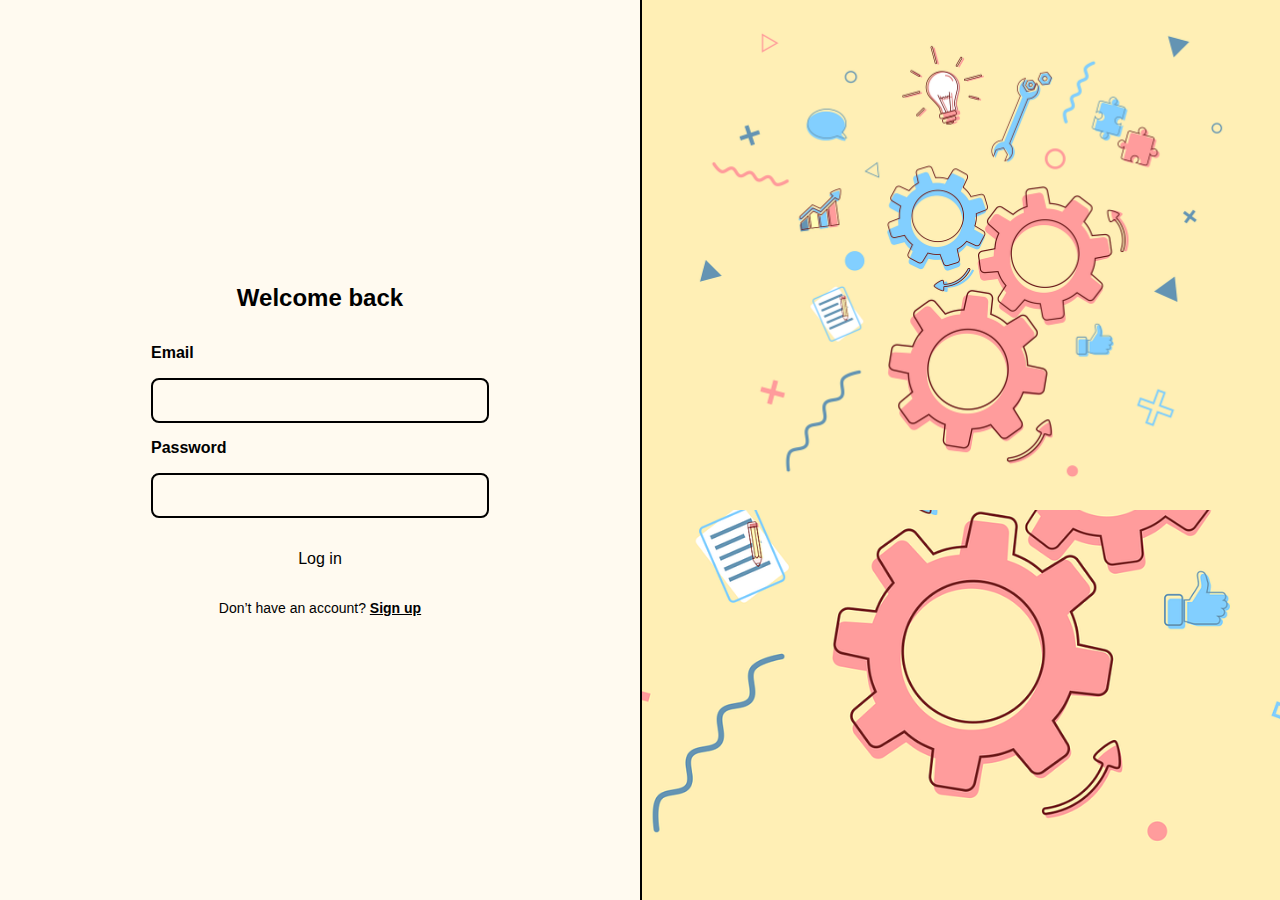
<file: entry-page.html>
<!DOCTYPE html>
<html lang="en">
  <head>
    <meta charset="UTF-8" />
    <meta http-equiv="X-UA-Compatible" content="IE=edge" />
    <meta name="viewport" content="width=device-width, initial-scale=1.0" />
    <title>Task Management System - Login page</title>
    <!-- main css -->
    <link rel="stylesheet" href="./css/main.css" />
    <link rel="stylesheet" href="./css/entry-page.css" />
  </head>
  <body>
    <div class="row height-full">
      <!-- left side -->
      <div
        class="left-column flex flex-column height-full justify-center items-center"
      >
        <h1 class="welcoming-title">Welcome back</h1>
        <form class="form">
          <label for="email" class="label">Email</label>
          <input type="email" name="email" id="email" class="input" />

          <label for="password" class="label">Password</label>
          <input type="password" name="password" id="password" class="input" />

          <button type="submit" class="cta-btn">Log in</button>
        </form>
        <p class="sign-up-prompt">
          Don’t have an account? <a href="#" class="sign-up-link">Sign up</a>
        </p>
      </div>
      <!-- right side -->
      <div class="right-column">
        <img src="./img/gears.png" class="gears-img" />
      </div>
    </div>
  </body>
</html>
</file>
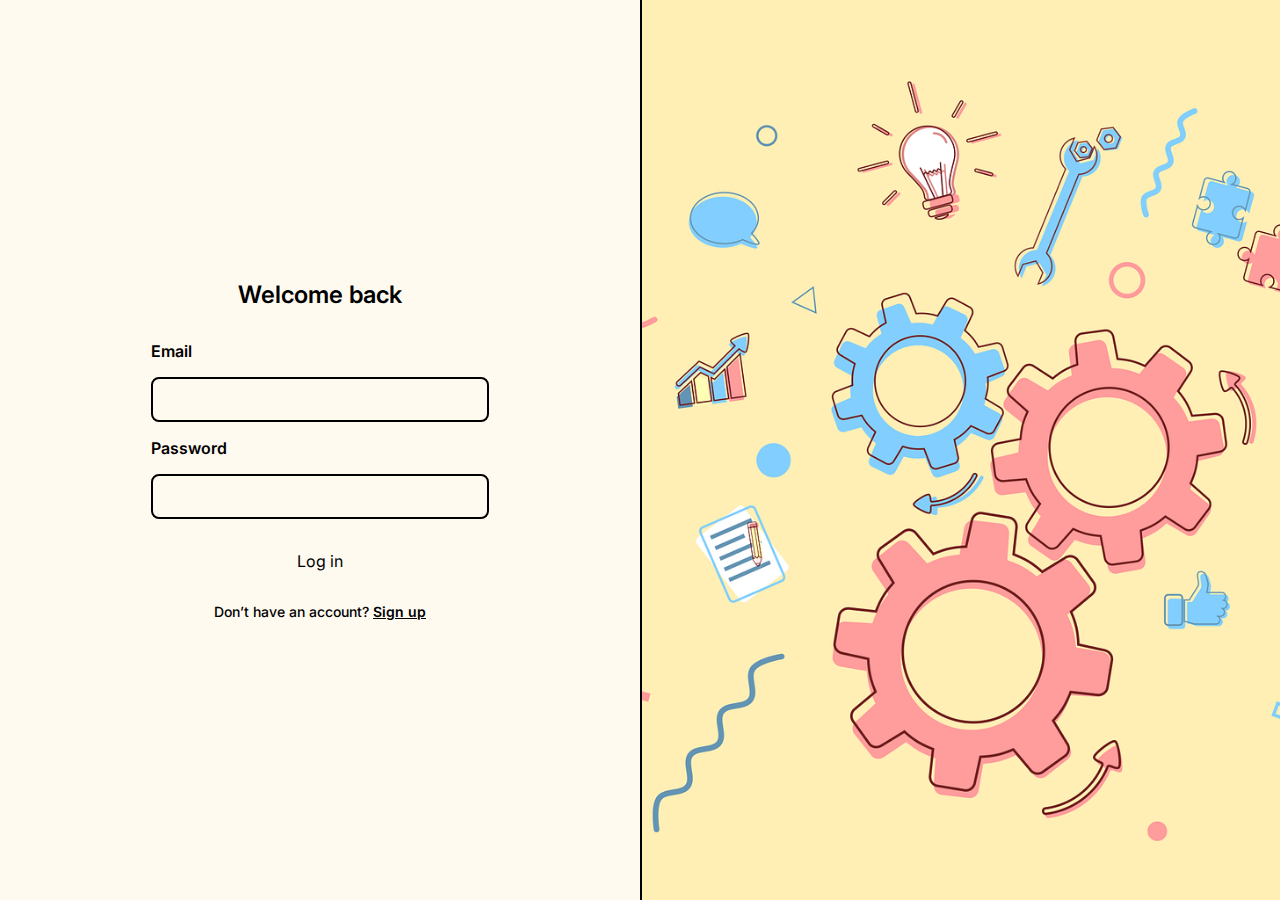
<file: login.html>
<!DOCTYPE html>
<html lang="en">
  <head>
    <meta charset="UTF-8" />
    <meta http-equiv="X-UA-Compatible" content="IE=edge" />
    <meta name="viewport" content="width=device-width, initial-scale=1.0" />
    <title>Task Management System - Login page</title>
    <!-- google font: Inter -->
    <link rel="preconnect" href="https://fonts.googleapis.com" />
    <link rel="preconnect" href="https://fonts.gstatic.com" crossorigin />
    <link
      href="https://fonts.googleapis.com/css2?family=Inter:wght@400;500;600&display=swap"
      rel="stylesheet"
    />
    <!-- main css -->
    <link rel="stylesheet" href="./css/main.css" />
    <link rel="stylesheet" href="./css/entry-page.css" />
  </head>
  <body>
    <div class="row height-full">
      <!-- left side -->
      <div
        class="left-column flex flex-column height-full justify-center items-center"
      >
        <h1 class="welcoming-title">Welcome back</h1>
        <form class="form">
          <label for="email" class="label">Email</label>
          <input type="email" name="email" id="email" class="input" />

          <label for="password" class="label">Password</label>
          <input type="password" name="password" id="password" class="input" />

          <button type="submit" class="cta-btn">Log in</button>
        </form>
        <p class="sign-up-prompt">
          Don’t have an account?
          <a href="./signup.html" class="sign-up-link">Sign up</a>
        </p>
      </div>
      <!-- right side -->
      <div class="right-column"></div>
    </div>
  </body>
</html>
</file>
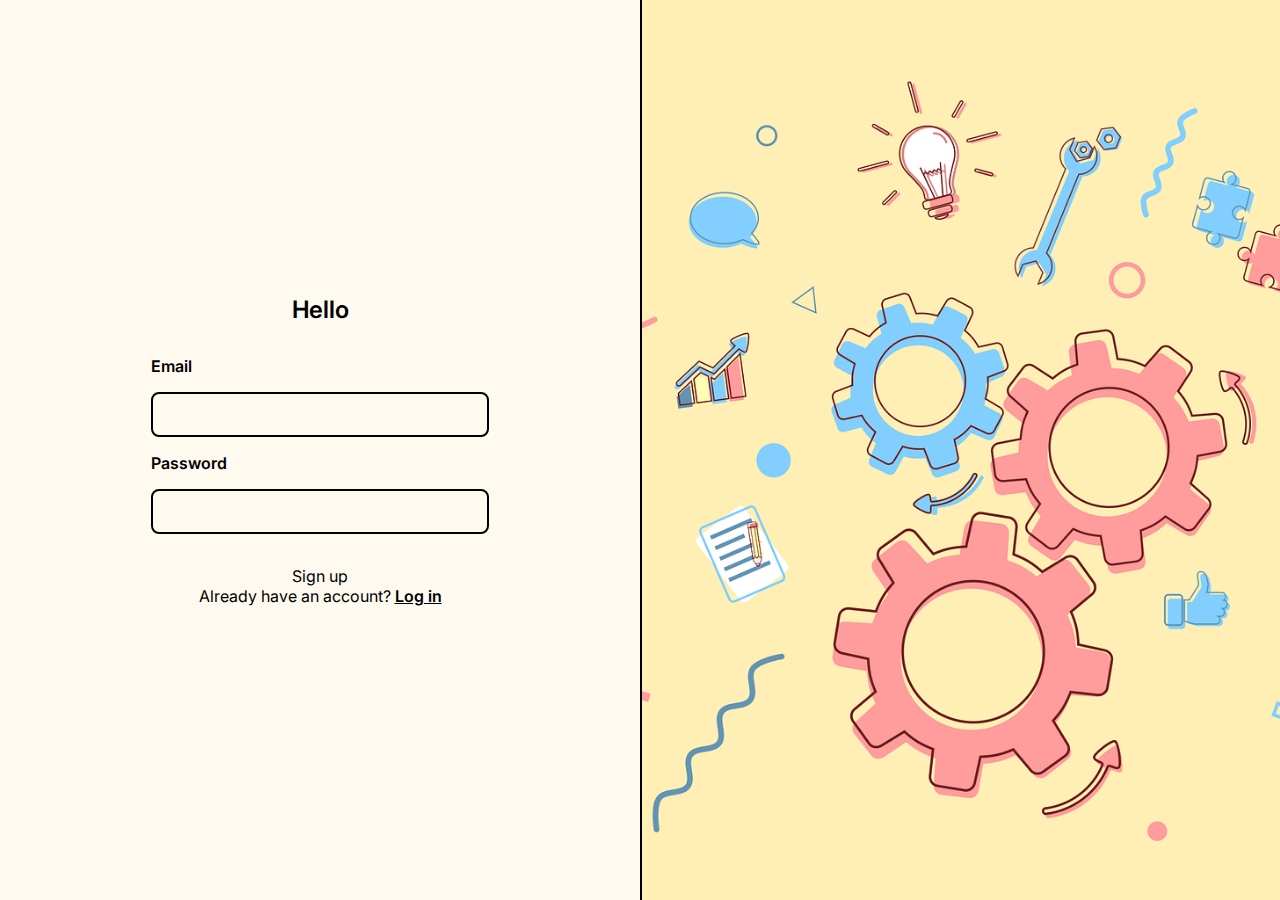
<file: signup.html>
<!DOCTYPE html>
<html lang="en">
  <head>
    <meta charset="UTF-8" />
    <meta http-equiv="X-UA-Compatible" content="IE=edge" />
    <meta name="viewport" content="width=device-width, initial-scale=1.0" />
    <title>Task Management System - Sign up page</title>
    <!-- google font: Inter -->
    <link rel="preconnect" href="https://fonts.googleapis.com" />
    <link rel="preconnect" href="https://fonts.gstatic.com" crossorigin />
    <link
      href="https://fonts.googleapis.com/css2?family=Inter:wght@400;500;600&display=swap"
      rel="stylesheet"
    />
    <!-- main css -->
    <link rel="stylesheet" href="./css/main.css" />
    <link rel="stylesheet" href="./css/entry-page.css" />
  </head>
  <body>
    <div class="row height-full">
      <!-- left side -->
      <div
        class="left-column flex flex-column height-full justify-center items-center"
      >
        <h1 class="welcoming-title">Hello</h1>
        <form class="form">
          <label for="email" class="label">Email</label>
          <input type="email" name="email" id="email" class="input" />

          <label for="password" class="label">Password</label>
          <input type="password" name="password" id="password" class="input" />

          <button type="submit" class="cta-btn">Sign up</button>
        </form>
        <p class="login-in-prompt">
          Already have an account?
          <a href="./login.html" class="log-in-link">Log in</a>
        </p>
      </div>
      <!-- right side -->
      <div class="right-column"></div>
    </div>
  </body>
</html>
</file>
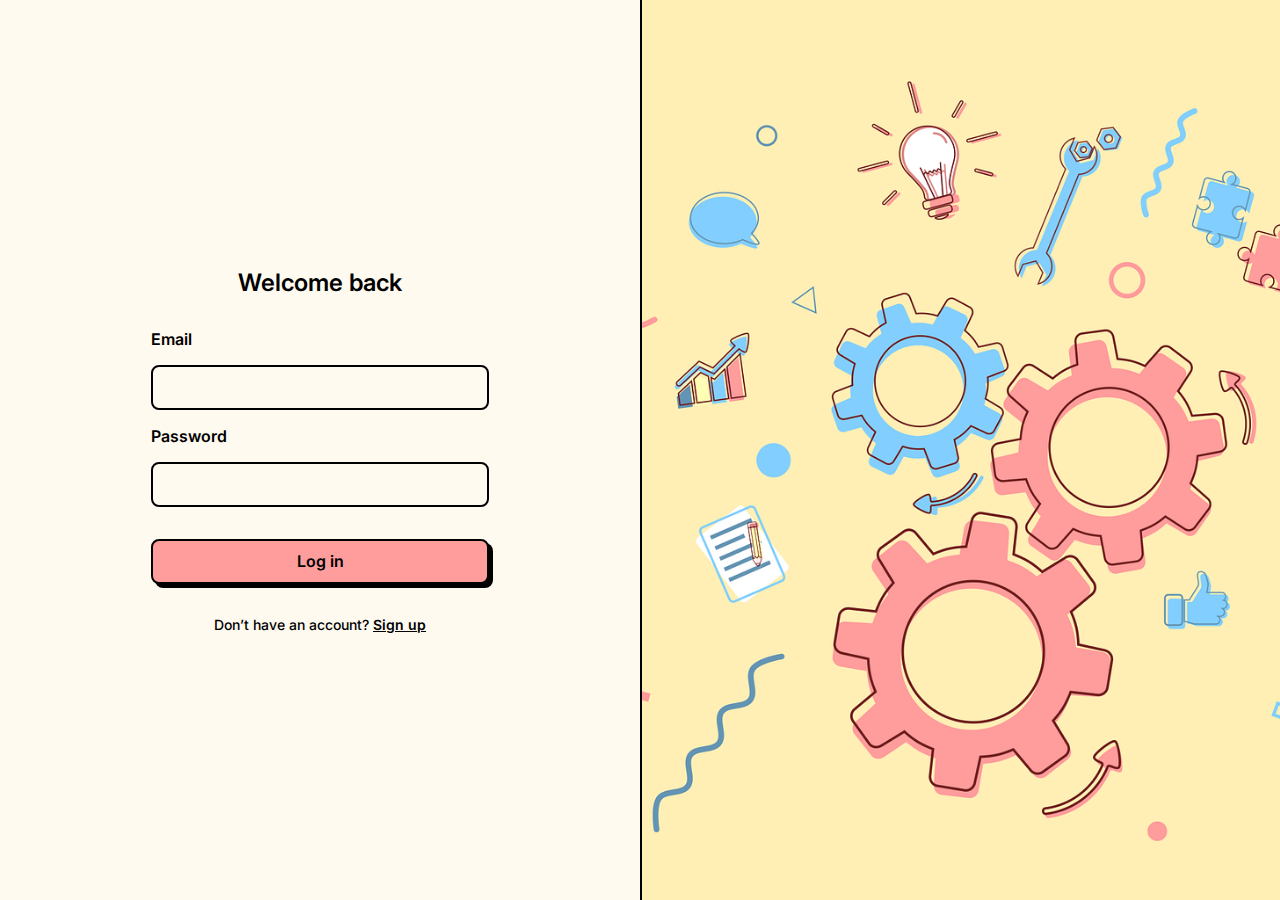
<file: pages/login.html>
<!DOCTYPE html>
<html lang="en">
  <head>
    <meta charset="UTF-8" />
    <meta http-equiv="X-UA-Compatible" content="IE=edge" />
    <meta name="viewport" content="width=device-width, initial-scale=1.0" />
    <title>Task Management System - Login page</title>
    <!-- google font: Inter -->
    <link rel="preconnect" href="https://fonts.googleapis.com" />
    <link rel="preconnect" href="https://fonts.gstatic.com" crossorigin />
    <link
      href="https://fonts.googleapis.com/css2?family=Inter:wght@400;500;600&display=swap"
      rel="stylesheet"
    />
    <!-- main css -->
    <link rel="stylesheet" href="../css/main.css" />
    <link rel="stylesheet" href="../css/entry-page.css" />
  </head>
  <body>
    <div class="row height-full">
      <!-- left side -->
      <div
        class="left-column flex flex-column height-full justify-center items-center"
      >
        <h1 class="welcoming-title">Welcome back</h1>
        <form class="form" autocomplete="off">
          <label for="email" class="label">Email</label>
          <input type="email" name="email" id="email" class="input" required />

          <label for="password" class="label">Password</label>
          <input
            type="password"
            name="password"
            id="password"
            class="input"
            required
          />

          <button
            type="submit"
            class="button regular-button pink-background cta-btn"
          >
            Log in
          </button>
        </form>
        <p class="sign-up-prompt">
          Don’t have an account?
          <a href="./signup.html" class="sign-up-link">Sign up</a>
        </p>
      </div>
      <!-- right side -->
      <div class="right-column"></div>
    </div>
  </body>
</html>
</file>
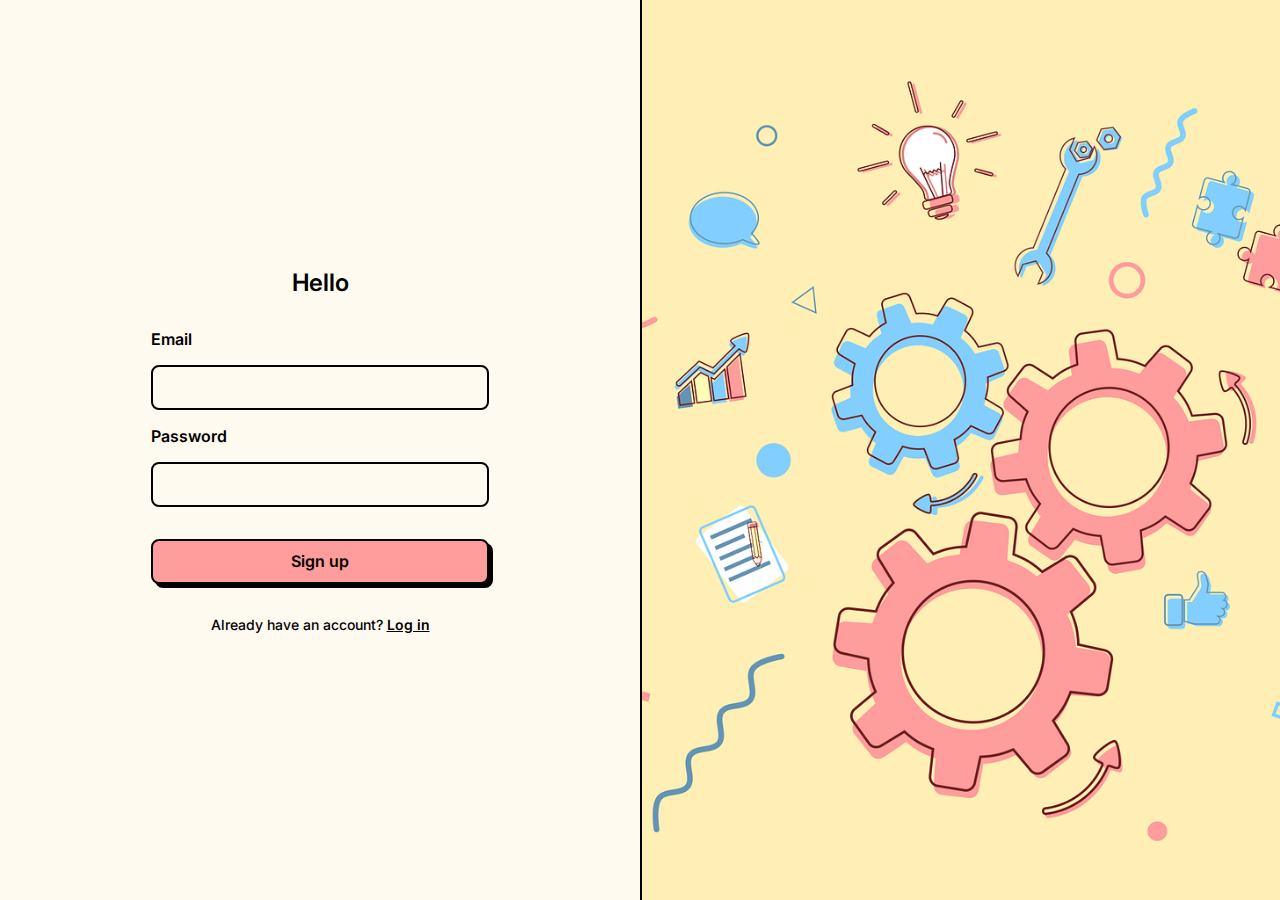
<file: pages/signup.html>
<!DOCTYPE html>
<html lang="en">
  <head>
    <meta charset="UTF-8" />
    <meta http-equiv="X-UA-Compatible" content="IE=edge" />
    <meta name="viewport" content="width=device-width, initial-scale=1.0" />
    <title>Task Management System - Sign up page</title>
    <!-- google font: Inter -->
    <link rel="preconnect" href="https://fonts.googleapis.com" />
    <link rel="preconnect" href="https://fonts.gstatic.com" crossorigin />
    <link
      href="https://fonts.googleapis.com/css2?family=Inter:wght@400;500;600&display=swap"
      rel="stylesheet"
    />
    <!-- main css -->
    <link rel="stylesheet" href="../css/main.css" />
    <link rel="stylesheet" href="../css/entry-page.css" />
  </head>
  <body>
    <div class="row height-full">
      <!-- left side -->
      <div
        class="left-column flex flex-column height-full justify-center items-center"
      >
        <h1 class="welcoming-title">Hello</h1>
        <form class="form" autocomplete="off">
          <label for="email" class="label">Email</label>
          <input type="email" name="email" id="email" class="input" required />

          <label for="password" class="label">Password</label>
          <input
            type="password"
            name="password"
            id="password"
            class="input"
            required
          />

          <button
            type="submit"
            class="button regular-button pink-background cta-btn"
          >
            Sign up
          </button>
        </form>
        <p class="login-prompt">
          Already have an account?
          <a href="./login.html" class="log-in-link">Log in</a>
        </p>
      </div>
      <!-- right side -->
      <div class="right-column"></div>
    </div>
  </body>
</html>
</file>
<file: css/entry-page.css>
.right-column {
  display: none;
}

.left-column {
  padding: var(--space-16);
}

.welcoming-title {
  font-weight: 600;
  font-size: var(--font-size-24);
}

.form {
  max-width: 338px;
}

.cta-btn {
  width: 100%;
  margin-top: var(--space-32);
}

.sign-up-prompt,
.login-prompt {
  font-weight: 500;
  font-size: var(--font-size-14);
  margin-top: var(--space-32);
  text-align: center;
}

.sign-up-link,
.log-in-link {
  font-weight: 600;
  text-decoration: underline;
}

/* media queries */
@media (min-width: 768px) {
  .right-column {
    display: block;
    border-left: 2px solid var(--black);
    background-image: url("../img/gears.png");
    background-size: cover;
    background-repeat: no-repeat;
    background-position: center;
  }

  .row {
    /* bring columns beside each other */
    display: flex;
  }

  .left-column,
  .right-column {
    /* equal-width columns */
    width: 50%;
  }
}
</file>
<file: css/main.css>
/*** reset ***/
*,
*::before,
*::after {
  box-sizing: border-box;
  margin: 0;
  padding: 0;
}

/* elements inside forms */
form * {
  border: none;
  outline: none;
  font: inherit;
  background-color: transparent;
}

button {
  border: none;
  font: inherit;
  background-color: transparent;
  cursor: pointer;
}

ul {
  list-style: none;
}

a {
  text-decoration: none;
  color: inherit;
}

img {
  max-width: 100%;
}

/* custom properties */
:root {
  /* font */
  --font-family: "Inter", sans-serif;
  --font-size-24: 24px;
  --font-size-16: 16px;
  --font-size-14: 14px;

  /* color */
  --black: #000;
  --dark-gray: #504e4e;
  --blue: #82cfff;
  --pink: #ff9c9c;
  --green: #abe5bc;
  --beige: #fffaf0;
  --white: #fff;

  /* shadow */
  --green-shadow: 6px 6px 0px var(--green);
  --blue-shadow: 6px 6px 0px var(--blue);
  --pink-shadow: 6px 6px 0px var(--pink);
  --black-shadow: 4px 4px 0px var(--black);

  /* space */
  --space-4: 4px;
  --space-8: 8px;
  --space-16: 16px;
  --space-24: 24px;
  --space-32: 32px;
  --space-48: 48px;

  /* radius */
  --radius-8: 8px;

  /* form elements */
  --input-height: 45px;
}

/* general */
html,
body {
  height: 100%;
}

body {
  background-color: var(--beige);
  font-family: var(--font-family);
}

.max-width-container {
  /* include padding values */
  max-width: 1232px;
  margin-inline: auto;
  padding-inline: var(--space-16);
}

/* utility classes */
.flex {
  display: flex;
}

.justify-center {
  justify-content: center;
}

.justify-between {
  justify-content: space-between;
}

.items-center {
  align-items: center;
}

.flex-column {
  flex-direction: column;
}

.height-full {
  height: 100%;
}

.text-center {
  text-align: center;
}

.cursor-pointer {
  cursor: pointer;
}

.white-background {
  background-color: var(--white);
}

.blue-background {
  background-color: var(--blue);
}

.pink-background {
  background-color: var(--pink);
}

.green-background {
  background-color: var(--green);
}

/* shared style */
.button {
  border: 2px solid var(--black);
  box-shadow: var(--black-shadow);
  border-radius: var(--radius-8);
}

.regular-button {
  font-weight: 600;
  padding-inline: var(--space-16);
  height: var(--input-height);
}

.circle-button {
  width: 50px;
  height: 50px;
  border-radius: 100%;
  padding: var(--space-8);
}

.circle {
  width: 14px;
  height: 14px;
  border-radius: 100%;
}

.form {
  margin-top: var(--space-32);
}

.label {
  font-weight: 600;
  font-size: var(--font-size-16);
  /* to apply margins for inline labels */
  display: inline-block;
  margin-top: var(--space-16);
}

.label:first-child {
  margin-top: 0;
}

.secondary-label {
  display: block;
  font-weight: 500;
  font-size: var(--font-size-14);
  margin-top: var(--space-16);
}

.input,
.textarea-input,
.status-select {
  border: 2px solid var(--black);
  border-radius: var(--radius-8);
  width: 100%;
  padding: var(--space-16);
  margin-top: var(--space-16);
}

.input,
.status-select {
  height: var(--input-height);
}

.textarea-input {
  resize: none;
}

.status-select .arrow-icon {
  transform: rotate(270deg);
  /* move to top to fix alignment */
  margin-bottom: var(--space-8);
}

.status-dropdown {
  border: 2px solid var(--black);
  border-radius: var(--radius-8);
  margin-top: var(--space-4);
  padding: var(--space-16);
  /* add space between items */
  display: flex;
  flex-direction: column;
  gap: var(--space-16);
}

.status-dropdown.hide {
  display: none;
}

.status-dropdown .radio-label {
  display: flex;
  align-items: center;
  gap: var(--space-8);
  cursor: pointer;
}

.form .cta-button {
  margin-top: var(--space-32);
}

/* media queries */
@media (min-width: 768px) {
  .divided-inputs-container {
    display: grid;
    grid-template-columns: repeat(3, 1fr);
    column-gap: var(--space-16);
  }
}
</file>
